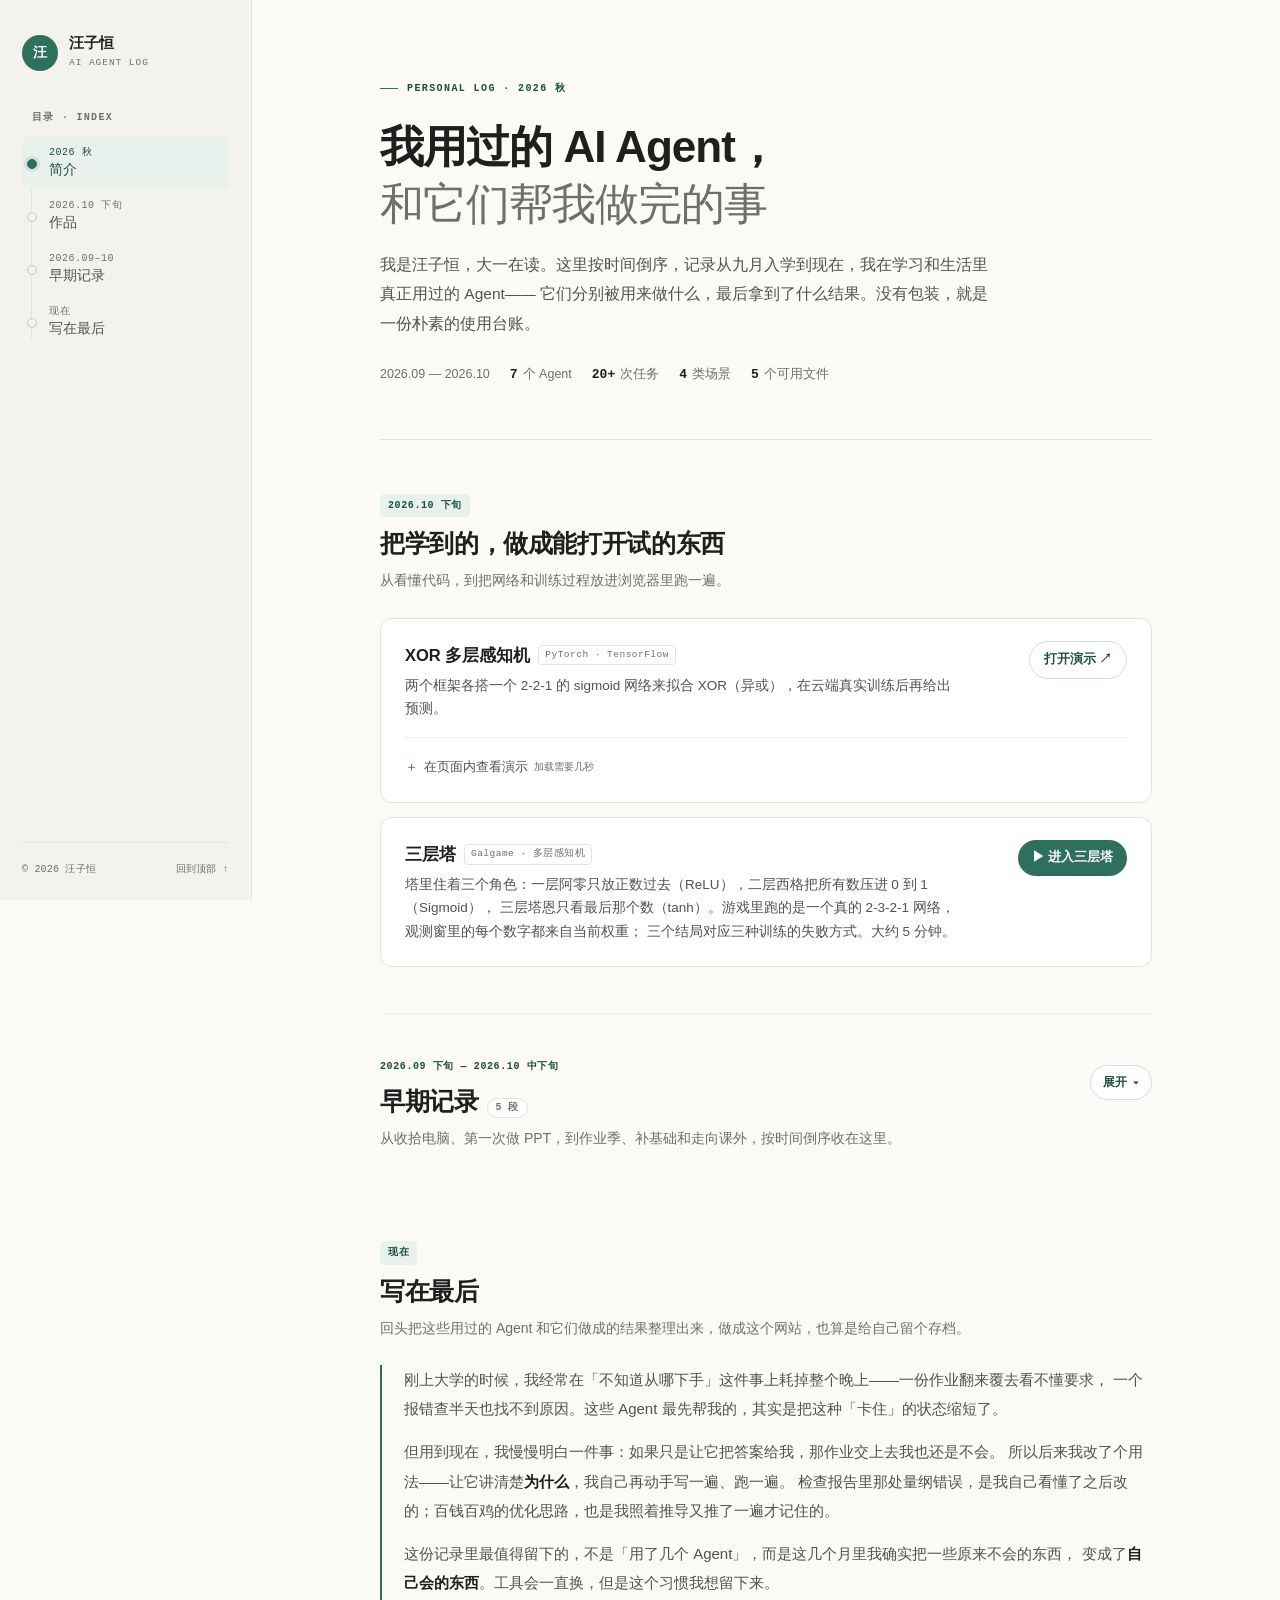
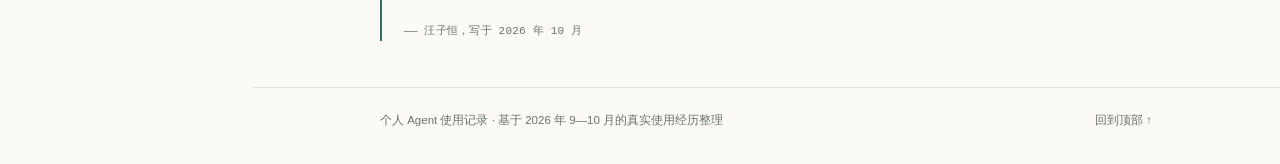
<file: index.html>
<!DOCTYPE html>
<html lang="zh-CN">
<head>
<meta charset="UTF-8">
<meta name="viewport" content="width=device-width, initial-scale=1.0">
<title>我的 AI Agent 使用记录 · 汪子恒</title>
<meta name="description" content="汪子恒的个人 AI Agent 使用记录：按时间倒序整理 2026 年秋季学期用过的 Agent、做过的任务和拿到的结果。">
<style>
  :root{
    --sidebar-w:252px;
    --bg:#fbfaf7;
    --side-bg:#f3f2ec;
    --surface:#ffffff;
    --ink:#1d211e;
    --ink-soft:#4e554f;
    --ink-mute:#6b726b;
    --line:#e5e3da;
    --line-soft:#efeee7;
    --accent:#2f6f5e;
    --accent-ink:#1f4e40;
    --accent-soft:#e9f1ed;
    --radius:12px;
    --mono:"SFMono-Regular",Consolas,"Liberation Mono",Menlo,monospace;
  }
  *{box-sizing:border-box;}
  html{scroll-behavior:smooth;}
  body{
    margin:0;
    background:var(--bg);
    color:var(--ink);
    font-family:-apple-system,BlinkMacSystemFont,"Segoe UI","PingFang SC","Hiragino Sans GB","Microsoft YaHei",sans-serif;
    font-size:16px;
    line-height:1.75;
    -webkit-font-smoothing:antialiased;
  }
  ::selection{background:var(--accent-soft);color:var(--accent-ink);}
  h1,h2,h3{text-wrap:balance;}
  p{text-wrap:pretty;}

  /* ---------- 左侧竖向导航 ---------- */
  .sidebar{
    position:fixed;top:0;left:0;bottom:0;z-index:50;
    width:var(--sidebar-w);
    display:flex;flex-direction:column;
    padding:34px 22px 22px;
    background:var(--side-bg);
    border-right:1px solid var(--line);
    overflow-y:auto;
  }
  .brand{display:flex;align-items:center;gap:11px;text-decoration:none;color:var(--ink);}
  .brand-mark{
    flex:0 0 auto;width:36px;height:36px;border-radius:50%;
    display:grid;place-items:center;
    background:var(--accent);color:#fff;
    font-size:14px;font-weight:650;letter-spacing:.02em;
  }
  .brand-text b{display:block;font-size:14.5px;font-weight:650;line-height:1.3;letter-spacing:.01em;}
  .brand-text span{
    display:block;margin-top:2px;
    font-family:var(--mono);font-size:9.5px;letter-spacing:.1em;
    color:var(--ink-mute);text-transform:uppercase;
  }

  .nav-title{
    margin:38px 0 10px 10px;
    font-family:var(--mono);font-size:10px;font-weight:600;
    letter-spacing:.13em;color:var(--ink-mute);text-transform:uppercase;
  }
  .side-nav{position:relative;display:flex;flex-direction:column;gap:1px;}
  .side-nav::before{
    content:"";position:absolute;left:9px;top:8px;bottom:8px;width:1px;
    background:var(--line);
  }
  .side-nav a{
    position:relative;display:flex;flex-direction:column;
    padding:8px 8px 8px 27px;border-radius:7px;
    text-decoration:none;
    transition:background .15s ease;
  }
  .side-nav a::before{
    content:"";position:absolute;left:5px;top:50%;width:8px;height:8px;margin-top:-4px;
    border-radius:50%;background:var(--side-bg);border:1.5px solid #c8cac3;
    transition:.15s ease;
  }
  .side-nav a:hover{background:rgba(47,111,94,.055);}
  .nav-date{
    font-family:var(--mono);font-size:10px;line-height:1.5;
    letter-spacing:.05em;color:var(--ink-mute);
    transition:color .15s ease;
  }
  .nav-label{
    font-size:13.5px;line-height:1.55;font-weight:560;
    color:var(--ink-soft);transition:color .15s ease;
  }
  .side-nav a.active{background:var(--accent-soft);}
  .side-nav a.active::before{
    background:var(--accent);border-color:var(--accent);
    box-shadow:0 0 0 3px rgba(47,111,94,.12);
  }
  .side-nav a.active .nav-date,
  .side-nav a.active .nav-label{color:var(--accent-ink);}

  .side-foot{
    margin-top:auto;padding-top:18px;
    border-top:1px solid var(--line);
    display:flex;align-items:center;justify-content:space-between;gap:8px;
    font-family:var(--mono);font-size:10px;letter-spacing:.02em;
    color:var(--ink-mute);
  }
  .side-foot a{color:var(--ink-mute);text-decoration:none;}
  .side-foot a:hover{color:var(--accent-ink);}

  /* ---------- 页面主体 ---------- */
  .page{margin-left:var(--sidebar-w);}
  .container{max-width:860px;margin:0 auto;padding:0 44px;}

  .hero{padding:80px 0 52px;border-bottom:1px solid var(--line);}
  .eyebrow{
    display:flex;align-items:center;gap:9px;
    font-family:var(--mono);font-size:10px;font-weight:600;
    letter-spacing:.14em;color:var(--accent-ink);text-transform:uppercase;
  }
  .eyebrow::before{content:"";width:18px;height:1px;background:var(--accent);}
  .hero h1{
    margin:20px 0 18px;max-width:740px;
    font-size:clamp(30px,3.6vw,44px);line-height:1.3;
    font-weight:680;letter-spacing:-.022em;
  }
  .hero h1 .thin{color:var(--ink-mute);font-weight:420;}
  .lede{max-width:620px;margin:0;font-size:15.5px;line-height:1.9;color:var(--ink-soft);}
  .meta{display:flex;flex-wrap:wrap;align-items:baseline;gap:7px 20px;margin-top:26px;font-size:12.5px;color:var(--ink-mute);}
  .meta .m-item{display:inline-flex;align-items:baseline;gap:5px;}
  .meta b{font-family:var(--mono);font-size:13px;font-weight:600;color:var(--ink);}

  .section{padding:54px 0 46px;border-bottom:1px solid var(--line-soft);scroll-margin-top:28px;}
  .section:last-of-type{border-bottom:0;}
  .sec-head{margin-bottom:24px;}
  .sec-kicker{display:flex;align-items:center;gap:9px;margin-bottom:9px;}
  .sec-date{
    font-family:var(--mono);font-size:10px;font-weight:600;letter-spacing:.06em;
    color:var(--accent-ink);background:var(--accent-soft);
    padding:3px 8px;border-radius:5px;
  }
  .sec-head h2{
    margin:0 0 7px;font-size:clamp(21px,2.4vw,25px);
    font-weight:660;letter-spacing:-.015em;line-height:1.4;
  }
  .sec-head p{margin:0;max-width:640px;font-size:14px;line-height:1.8;color:var(--ink-mute);}

  /* ---------- 每个时间段的记录 ---------- */
  .entries{display:grid;gap:14px;}
  .entry{
    background:var(--surface);border:1px solid var(--line);
    border-radius:var(--radius);padding:20px 22px;
  }
  .entry-head{display:flex;align-items:flex-start;gap:13px;}
  .entry-icon{
    flex:0 0 auto;width:36px;height:36px;border-radius:9px;
    display:grid;place-items:center;font-size:17px;line-height:1;
    background:var(--accent-soft);
  }
  .entry-title{min-width:0;}
  .entry-title h3{
    margin:0 0 2px;font-size:16px;font-weight:650;line-height:1.5;
    letter-spacing:-.005em;display:flex;align-items:center;flex-wrap:wrap;gap:8px;
  }
  .tag{
    font-size:10px;font-weight:600;letter-spacing:.04em;
    color:var(--ink-mute);background:#fafaf7;
    border:1px solid var(--line);border-radius:4px;padding:1px 6px;
  }
  .entry-title .role{margin:0;font-size:13px;line-height:1.6;color:var(--ink-mute);}

  .entry-body{
    display:grid;grid-template-columns:minmax(0,1.1fr) minmax(0,.9fr);gap:26px;
    margin-top:16px;padding-top:15px;border-top:1px solid var(--line-soft);
  }
  .entry-col h4{
    margin:0 0 7px;
    font-family:var(--mono);font-size:9.5px;font-weight:600;
    letter-spacing:.09em;color:var(--ink-mute);text-transform:uppercase;
  }
  .entry-col ul{margin:0;padding:0;list-style:none;}
  .entry-col li{
    position:relative;padding-left:13px;margin-bottom:4px;
    font-size:13.5px;line-height:1.75;color:var(--ink-soft);
  }
  .entry-col li:last-child{margin-bottom:0;}
  .entry-col li::before{
    content:"";position:absolute;left:0;top:.72em;
    width:4px;height:4px;border-radius:50%;background:#c9ccc5;
  }
  .entry-col.result li::before{background:var(--accent);}
  .entry-col li b{font-weight:600;color:var(--ink);}
  .entry-col.result li b{color:var(--accent-ink);}

  code{
    font-family:var(--mono);font-size:.92em;
    background:#f3f3ee;border:1px solid var(--line-soft);
    border-radius:4px;padding:0 4px;color:#3c443e;
  }

  .prompt{
    display:flex;flex-wrap:wrap;align-items:baseline;gap:4px 9px;
    margin-top:14px;padding:9px 12px;
    background:#f8f8f4;border:1px solid var(--line-soft);border-radius:8px;
    font-size:12.5px;line-height:1.7;color:var(--ink-soft);
  }
  .prompt .k{
    font-family:var(--mono);font-size:9.5px;font-weight:600;
    letter-spacing:.07em;color:var(--ink-mute);text-transform:uppercase;
  }
  .prompt q{quotes:"「" "」";color:var(--ink);}
  .prompt .sep{color:#c3c6bf;}

  /* ---------- 作品 ---------- */
  .works{display:grid;gap:14px;}
  .work{
    background:var(--surface);border:1px solid var(--line);
    border-radius:var(--radius);padding:22px 24px;
  }
  .work-head{display:flex;align-items:flex-start;justify-content:space-between;gap:20px;}
  .work h3{
    margin:0 0 4px;font-size:16.5px;font-weight:650;
    display:flex;align-items:center;flex-wrap:wrap;gap:8px;
  }
  .work .sub{
    font-family:var(--mono);font-size:9.5px;font-weight:500;letter-spacing:.05em;
    color:var(--ink-mute);border:1px solid var(--line);
    border-radius:4px;padding:1px 6px;
  }
  .work p{margin:0;max-width:560px;font-size:13.5px;line-height:1.75;color:var(--ink-soft);}
  .btn{
    flex:0 0 auto;display:inline-flex;align-items:center;gap:6px;
    background:var(--accent);color:#fff;text-decoration:none;white-space:nowrap;
    font-size:12.5px;font-weight:600;padding:7px 14px;border-radius:999px;
    transition:background .15s ease;
  }
  .btn:hover{background:var(--accent-ink);}
  .btn.ghost{background:transparent;color:var(--accent-ink);border:1px solid #cfe0d7;}
  .btn.ghost:hover{background:var(--accent-soft);}

  .demo{margin-top:16px;padding-top:14px;border-top:1px solid var(--line-soft);}
  .demo summary{
    display:inline-flex;align-items:center;gap:6px;
    cursor:pointer;list-style:none;
    font-size:12.5px;color:var(--ink-soft);
  }
  .demo summary::-webkit-details-marker{display:none;}
  .demo summary::before{
    content:"＋";font-family:var(--mono);font-size:13px;color:var(--accent);
  }
  .demo[open] summary::before{content:"－";}
  .demo summary:hover{color:var(--accent-ink);}
  .demo .hint{font-family:var(--mono);font-size:10px;color:var(--ink-mute);}
  .demo-frame{
    margin-top:12px;background:#fff;
    border:1px solid var(--line);border-radius:8px;overflow:hidden;
  }
  .demo-frame iframe{display:block;width:100%;height:640px;border:0;}

  /* ---------- 折叠的早期记录 ---------- */
  .archive{padding:44px 0 36px;}
  .archive > summary{
    display:flex;align-items:flex-start;justify-content:space-between;gap:24px;
    cursor:pointer;list-style:none;border-radius:6px;
  }
  .archive > summary::-webkit-details-marker{display:none;}
  .archive > summary::marker{content:"";}
  .archive > summary:focus-visible{outline:2px solid var(--accent);outline-offset:6px;}
  .archive-copy{min-width:0;}
  .archive-kicker{
    display:block;margin-bottom:9px;
    font-family:var(--mono);font-size:10px;font-weight:600;
    letter-spacing:.06em;color:var(--accent-ink);
  }
  .archive-title{
    display:flex;align-items:baseline;flex-wrap:wrap;gap:8px;
    font-size:clamp(21px,2.4vw,25px);font-weight:660;
    letter-spacing:-.015em;line-height:1.4;color:var(--ink);
  }
  .archive-title .count{
    font-family:var(--mono);font-size:10px;font-weight:600;letter-spacing:.04em;
    color:var(--ink-mute);border:1px solid var(--line);border-radius:999px;
    padding:2px 8px;background:var(--surface);
  }
  .archive-desc{display:block;margin-top:7px;font-size:14px;line-height:1.8;color:var(--ink-mute);}
  .archive-action{
    flex:0 0 auto;display:inline-flex;align-items:center;gap:6px;
    margin-top:7px;padding:6px 12px;
    font-size:12px;font-weight:600;color:var(--accent-ink);
    background:var(--surface);border:1px solid #cfe0d7;border-radius:999px;
    white-space:nowrap;transition:background .15s ease,border-color .15s ease;
  }
  .archive > summary:hover .archive-action{background:var(--accent-soft);border-color:var(--accent);}
  .archive-action .chev{display:inline-block;font-size:11px;line-height:1;transition:transform .2s ease;}
  .archive[open] .archive-action .chev{transform:rotate(180deg);}
  .archive-action .when-open{display:none;}
  .archive[open] .archive-action .when-open{display:inline;}
  .archive[open] .archive-action .when-closed{display:none;}
  .archive[open] > summary{padding-bottom:20px;border-bottom:1px solid var(--line-soft);}
  .archive-body{margin-top:26px;}
  .archive-body > .section{padding:38px 0 34px;}
  .archive-body > .section:first-child{padding-top:0;}
  .archive-body > .section:last-child{padding-bottom:0;border-bottom:0;}

  /* ---------- 结语 ---------- */
  .closing-body{border-left:2px solid var(--accent);padding-left:22px;}
  .closing-body p{margin:0 0 14px;font-size:15px;line-height:1.95;color:var(--ink-soft);}
  .closing-body p:last-of-type{margin-bottom:0;}
  .closing-body b{color:var(--ink);font-weight:600;}
  .sign{
    margin-top:24px;
    font-family:var(--mono);font-size:11px;letter-spacing:.02em;color:var(--ink-mute);
  }

  /* ---------- 页脚 ---------- */
  .footer{border-top:1px solid var(--line);}
  .footer-inner{
    display:flex;justify-content:space-between;align-items:center;gap:12px;flex-wrap:wrap;
    padding-top:22px;padding-bottom:34px;
    font-size:11.5px;color:var(--ink-mute);
  }
  .footer a{color:var(--ink-mute);text-decoration:none;}
  .footer a:hover{color:var(--accent-ink);}

  /* ---------- 移动端顶栏 ---------- */
  .mobile-bar{display:none;}

  @media (max-width:920px){
    .sidebar{display:none;}
    .page{margin-left:0;}
    .mobile-bar{
      display:block;position:sticky;top:0;z-index:60;
      background:rgba(251,250,247,.94);
      border-bottom:1px solid var(--line);
      backdrop-filter:blur(12px);
    }
    .m-top{display:flex;align-items:center;justify-content:space-between;gap:12px;padding:10px 20px 7px;}
    .m-brand{text-decoration:none;color:var(--ink);font-size:14px;font-weight:650;letter-spacing:.01em;}
    .m-brand .dot{color:var(--accent);}
    .m-year{font-family:var(--mono);font-size:9.5px;letter-spacing:.05em;color:var(--ink-mute);}
    .m-nav{display:flex;gap:6px;overflow-x:auto;padding:0 20px 10px;scrollbar-width:none;}
    .m-nav::-webkit-scrollbar{display:none;}
    .m-nav a{
      flex:0 0 auto;font-size:11.5px;color:var(--ink-soft);text-decoration:none;
      padding:3px 9px;border:1px solid var(--line);border-radius:999px;background:var(--surface);
    }
    .m-nav a.active{background:var(--accent);border-color:var(--accent);color:#fff;}
    .container{padding:0 24px;}
    .hero{padding:54px 0 40px;}
    .section{padding:44px 0 38px;scroll-margin-top:104px;}
    .entry-body{grid-template-columns:1fr;gap:18px;}
    .demo-frame iframe{height:560px;}
  }

  @media (max-width:640px){
    .container{padding:0 18px;}
    .hero{padding:42px 0 34px;}
    .hero h1{font-size:clamp(27px,7.4vw,34px);}
    .lede{font-size:14.5px;}
    .meta{gap:6px 14px;margin-top:20px;}
    .entry{padding:17px 16px;}
    .entry-head{gap:11px;}
    .entry-icon{width:32px;height:32px;font-size:15px;}
    .work{padding:18px 16px;}
    .work-head{flex-direction:column;gap:12px;}
    .archive{padding:36px 0 30px;}
    .archive > summary{flex-direction:column;gap:14px;}
    .archive-action{margin-top:0;}
    .archive-body > .section{padding:30px 0 26px;}
    .archive-body > .section:first-child{padding-top:0;}
    .closing-body{padding-left:16px;}
    .demo-frame iframe{height:520px;}
  }

  @media (prefers-reduced-motion:reduce){
    html{scroll-behavior:auto;}
    *,*::before,*::after{transition-duration:.01ms !important;animation-duration:.01ms !important;}
  }
</style>
</head>
<body>

<!-- ========== 左侧导航 ========== -->
<aside class="sidebar">
  <a class="brand" href="#intro">
    <span class="brand-mark">汪</span>
    <span class="brand-text">
      <b>汪子恒</b>
      <span>AI Agent Log</span>
    </span>
  </a>

  <div class="nav-title">目录 · Index</div>
  <nav class="side-nav" aria-label="页面目录">
    <a href="#intro"><span class="nav-date">2026 秋</span><span class="nav-label">简介</span></a>
    <a href="#works"><span class="nav-date">2026.10 下旬</span><span class="nav-label">作品</span></a>
    <a href="#early"><span class="nav-date">2026.09–10</span><span class="nav-label">早期记录</span></a>
    <a href="#closing"><span class="nav-date">现在</span><span class="nav-label">写在最后</span></a>
  </nav>

  <div class="side-foot">
    <span>© 2026 汪子恒</span>
    <a href="#intro">回到顶部 ↑</a>
  </div>
</aside>

<!-- ========== 移动端顶栏 ========== -->
<header class="mobile-bar">
  <div class="m-top">
    <a class="m-brand" href="#intro">汪子恒 <span class="dot">·</span> Agent 记录</a>
    <span class="m-year">2026 秋</span>
  </div>
  <nav class="m-nav" aria-label="页面目录">
    <a href="#intro">简介</a>
    <a href="#works">作品</a>
    <a href="#early">早期记录</a>
    <a href="#closing">结语</a>
  </nav>
</header>

<div class="page">
  <div class="container">

    <!-- ========== 简介 ========== -->
    <header class="hero" id="intro">
      <div class="eyebrow">Personal Log · 2026 秋</div>
      <h1>我用过的 AI Agent，<span class="thin">和它们帮我做完的事</span></h1>
      <p class="lede">
        我是汪子恒，大一在读。这里按时间倒序，记录从九月入学到现在，我在学习和生活里真正用过的 Agent——
        它们分别被用来做什么，最后拿到了什么结果。没有包装，就是一份朴素的使用台账。
      </p>
      <div class="meta">
        <span class="m-item">2026.09 — 2026.10</span>
        <span class="m-item"><b>7</b> 个 Agent</span>
        <span class="m-item"><b>20+</b> 次任务</span>
        <span class="m-item"><b>4</b> 类场景</span>
        <span class="m-item"><b>5</b> 个可用文件</span>
      </div>
    </header>

    <!-- ========== 2026.10 下旬 · 作品 ========== -->
    <section class="section" id="works">
      <div class="sec-head">
        <div class="sec-kicker"><span class="sec-date">2026.10 下旬</span></div>
        <h2>把学到的，做成能打开试的东西</h2>
        <p>从看懂代码，到把网络和训练过程放进浏览器里跑一遍。</p>
      </div>

      <div class="works">
        <article class="work">
          <div class="work-head">
            <div>
              <h3>XOR 多层感知机 <span class="sub">PyTorch · TensorFlow</span></h3>
              <p>两个框架各搭一个 2-2-1 的 sigmoid 网络来拟合 XOR（异或），在云端真实训练后再给出预测。</p>
            </div>
            <a class="btn ghost" href="https://xor-mlp-demo.app.workbuddy.host/?sharecode=UQKIE5B4J3" target="_blank" rel="noopener">打开演示 ↗</a>
          </div>
          <details class="demo">
            <summary>在页面内查看演示 <span class="hint">加载需要几秒</span></summary>
            <div class="demo-frame">
              <iframe src="https://xor-mlp-demo.app.workbuddy.host/?sharecode=UQKIE5B4J3"
                      title="XOR 双框架在线演示" loading="lazy"></iframe>
            </div>
          </details>
        </article>

        <article class="work">
          <div class="work-head">
            <div>
              <h3>三层塔 <span class="sub">Galgame · 多层感知机</span></h3>
              <p>
                塔里住着三个角色：一层阿零只放正数过去（ReLU），二层西格把所有数压进 0 到 1（Sigmoid），
                三层塔恩只看最后那个数（tanh）。游戏里跑的是一个真的 2-3-2-1 网络，观测窗里的每个数字都来自当前权重；
                三个结局对应三种训练的失败方式。大约 5 分钟。
              </p>
            </div>
            <a class="btn" href="galgame.html">▶ 进入三层塔</a>
          </div>
        </article>
      </div>
    </section>

    <!-- ========== 2026.09–10 中下旬 · 早期记录（折叠） ========== -->
    <details class="section archive" id="early">
      <summary>
        <span class="archive-copy">
          <span class="archive-kicker">2026.09 下旬 — 2026.10 中下旬</span>
          <span class="archive-title">早期记录 <span class="count">5 段</span></span>
          <span class="archive-desc">从收拾电脑、第一次做 PPT，到作业季、补基础和走向课外，按时间倒序收在这里。</span>
        </span>
        <span class="archive-action">
          <span class="when-closed">展开</span>
          <span class="when-open">收起</span>
          <span class="chev" aria-hidden="true">▾</span>
        </span>
      </summary>
      <div class="archive-body">
        <!-- ========== 2026.10 中下旬 ========== -->
        <section class="section">
          <div class="sec-head">
            <div class="sec-kicker"><span class="sec-date">2026.10 中下旬</span></div>
            <h2>从课内走向课外</h2>
            <p>开始用它准备校新闻中心的面试、找教材资源——用途从「交差」变成了「自己想做的事」。</p>
          </div>

          <div class="entries">
            <article class="entry">
              <div class="entry-head">
                <div class="entry-icon">🎤</div>
                <div class="entry-title">
                  <h3>面试准备助手 <span class="tag">校园生活</span></h3>
                  <p class="role">为校新闻中心面试准备回答材料</p>
                </div>
              </div>
              <div class="entry-body">
                <div class="entry-col">
                  <h4>做了什么</h4>
                  <ul>
                    <li>针对校新闻中心「海报创作 + 资料整理」的岗位，梳理自己的实际情况</li>
                    <li>想清楚「有软件基础、但还没有成型作品」该怎么答</li>
                    <li>准备在学长学姐的面谈里，展示「能干活、好带」</li>
                  </ul>
                </div>
                <div class="entry-col result">
                  <h4>结果</h4>
                  <ul>
                    <li>理清重点：<b>筛的是能不能干活，不是有没有作品集</b></li>
                    <li>拿到一套贴合真实情况的回答思路，不是套话</li>
                    <li>面试时心里有底，表达更有条理</li>
                  </ul>
                </div>
              </div>
              <div class="prompt">
                <span class="k">当时下的指令</span>
                <q>我要参加校新闻中心的面试，负责海报创作和资料整理，帮我准备一些回答材料</q>
              </div>
            </article>

            <article class="entry">
              <div class="entry-head">
                <div class="entry-icon">🔍</div>
                <div class="entry-title">
                  <h3>资源检索助手 <span class="tag">技能探索</span></h3>
                  <p class="role">找教材配套资源、找公开课件</p>
                </div>
              </div>
              <div class="entry-body">
                <div class="entry-col">
                  <h4>做了什么</h4>
                  <ul>
                    <li>拍照上传一本教材封面，让它帮忙找<b>公开的配套讲义和课件</b></li>
                    <li>不满足于随手搜到的链接，核实来源是否官方、是否真的能下载</li>
                    <li>把找到的资源整理成一个可以点开就跳转的索引页</li>
                  </ul>
                </div>
                <div class="entry-col result">
                  <h4>结果</h4>
                  <ul>
                    <li>找到作者团队官方免费开放的配套课件：<b>约 1500 页、50 节课</b></li>
                    <li>整理出一份本地 HTML 索引页，放在桌面随时点开</li>
                    <li>学会了「先找官方渠道」这个检索习惯</li>
                  </ul>
                </div>
              </div>
              <div class="prompt">
                <span class="k">当时下的指令</span>
                <q>在 github 上找到这本书的 PDF 版，文件放在桌面上</q>
                <span class="sep" aria-hidden="true">·</span>
                <q>找找这本书公开的教学课件</q>
              </div>
            </article>
          </div>
        </section>

        <!-- ========== 2026.10 中旬 ========== -->
        <section class="section">
          <div class="sec-head">
            <div class="sec-kicker"><span class="sec-date">2026.10 中旬</span></div>
            <h2>边交作业，边补基础</h2>
            <p>把课堂上含糊过去的概念，一个个问清楚。</p>
          </div>

          <div class="entries">
            <article class="entry">
              <div class="entry-head">
                <div class="entry-icon">💡</div>
                <div class="entry-title">
                  <h3>编程答疑助手 <span class="tag">课程学习</span></h3>
                  <p class="role">课后补概念、解经典例题</p>
                </div>
              </div>
              <div class="entry-body">
                <div class="entry-col">
                  <h4>做了什么</h4>
                  <ul>
                    <li>问基础概念：Python 里怎么实现矩阵转置，要几种不同写法并对比</li>
                    <li>解经典例题：用 for 循环解「百钱百鸡」，说清变量设计和运行流程</li>
                    <li>搞懂小技巧：列表分块打印 <code>for n in range(0,len(lst),5)</code> 是怎么工作的</li>
                  </ul>
                </div>
                <div class="entry-col result">
                  <h4>结果</h4>
                  <ul>
                    <li>一次拿到 <b>3 种</b>矩阵转置写法：<code>zip(*m)</code>、列表推导、NumPy</li>
                    <li>百钱百鸡从暴力枚举 <b>20 万次</b> 优化到数学推导 <b>O(1)</b></li>
                    <li>课堂上没听懂的细节，课后自己补上了</li>
                  </ul>
                </div>
              </div>
              <div class="prompt">
                <span class="k">当时下的指令</span>
                <q>python 中怎么实现矩阵的转置</q>
                <span class="sep" aria-hidden="true">·</span>
                <q>python for 循环解决百钱百鸡问题</q>
              </div>
            </article>
          </div>
        </section>

        <!-- ========== 2026.10 上旬 ========== -->
        <section class="section">
          <div class="sec-head">
            <div class="sec-kicker"><span class="sec-date">2026.10 上旬</span></div>
            <h2>进入作业季</h2>
            <p>作业二、文件检查、经典例题集中出现，把「写完」和「写对」分开处理。</p>
          </div>

          <div class="entries">
            <article class="entry">
              <div class="entry-head">
                <div class="entry-icon">🐍</div>
                <div class="entry-title">
                  <h3>代码作业助手 <span class="tag">课程学习</span></h3>
                  <p class="role">完成课程作业、逐行讲解看不懂的代码</p>
                </div>
              </div>
              <div class="entry-body">
                <div class="entry-col">
                  <h4>做了什么</h4>
                  <ul>
                    <li>把课程发下来的「作业二.zip」解压后，按题目要求补全 Python 代码</li>
                    <li>对看不懂的代码<b>逐行解释</b>，比如 <code>prime_set = set(primes)</code> 为什么要转成集合</li>
                    <li>讲清 <code>strip()</code>、<code>eval()</code> 这些基础但容易混的语法点</li>
                  </ul>
                </div>
                <div class="entry-col result">
                  <h4>结果</h4>
                  <ul>
                    <li>作业从「卡住」到能跑通、能交上去</li>
                    <li>不只是拿到答案，还看懂了为什么这么写</li>
                    <li>攒下一批自己写的、能直接复用的代码片段</li>
                  </ul>
                </div>
              </div>
              <div class="prompt">
                <span class="k">当时下的指令</span>
                <q>@作业二.zip 完成压缩包中编写代码的任务</q>
                <span class="sep" aria-hidden="true">·</span>
                <q>4_10.py 中 strip() 的作用</q>
              </div>
            </article>

            <article class="entry">
              <div class="entry-head">
                <div class="entry-icon">✅</div>
                <div class="entry-title">
                  <h3>作业自检助手 <span class="tag">课程学习</span></h3>
                  <p class="role">用要求文件逐条对照检查自己的作业</p>
                </div>
              </div>
              <div class="entry-body">
                <div class="entry-col">
                  <h4>做了什么</h4>
                  <ul>
                    <li>把「要求文件」和「我的提交」一起交给它，让它逐条比对</li>
                    <li>输出一份检查报告：符合 / 部分符合 / 不符合，并标注具体行号</li>
                    <li>改完之后再复查一遍，确认之前的扣分点是否真的修好了</li>
                  </ul>
                </div>
                <div class="entry-col result">
                  <h4>结果</h4>
                  <ul>
                    <li>提交前发现一处量纲错误：<code>20 % V</code> 应为 <code>20000 / V</code></li>
                    <li>用 <b>4 组</b>测试数据逐一验算，输出与手工计算完全吻合</li>
                    <li>养成「交之前先自检一遍」的习惯</li>
                  </ul>
                </div>
              </div>
              <div class="prompt">
                <span class="k">当时下的指令</span>
                <q>以「文件二」中的要求作为验收标准，逐条检查「文件一」的实现是否合规</q>
              </div>
            </article>
          </div>
        </section>

        <!-- ========== 2026.09 底 ========== -->
        <section class="section">
          <div class="sec-head">
            <div class="sec-kicker"><span class="sec-date">2026.09 底</span></div>
            <h2>第一次做汇报 PPT</h2>
            <p>按老师给的排版要求，联网找资料，做出能交的 PPTX。</p>
          </div>

          <div class="entries">
            <article class="entry">
              <div class="entry-head">
                <div class="entry-icon">📊</div>
                <div class="entry-title">
                  <h3>演示文稿助手 <span class="tag">课程学习</span></h3>
                  <p class="role">做小组汇报 PPT、把 PDF 转成可编辑幻灯片</p>
                </div>
              </div>
              <div class="entry-body">
                <div class="entry-col">
                  <h4>做了什么</h4>
                  <ul>
                    <li>按给定的排版要求，联网搜集资料并做成 <b>PPTX</b></li>
                    <li>给已经做好的 PPT 补上<b>真实的实景照片</b>，而不是随便找的素材图</li>
                    <li>把一份样张 PDF 转成可编辑的 PPT，方便继续改</li>
                  </ul>
                </div>
                <div class="entry-col result">
                  <h4>结果</h4>
                  <ul>
                    <li><b>7 张</b>配图全部可溯源到政府官网、央广网等公开页面</li>
                    <li>逐张核对页面文字说明确认，没有凭文件名猜</li>
                    <li>省下了大量「找图 + 排版」的时间</li>
                  </ul>
                </div>
              </div>
              <div class="prompt">
                <span class="k">当时下的指令</span>
                <q>联网搜索江苏省连云港市灌南县的相关资料并以此制作符合图片要求的 pptx 文件</q>
              </div>
            </article>
          </div>
        </section>

        <!-- ========== 2026.09 下旬 ========== -->
        <section class="section">
          <div class="sec-head">
            <div class="sec-kicker"><span class="sec-date">2026.09 下旬</span></div>
            <h2>先让电脑安静下来</h2>
            <p>第一件事不是学习，是关掉开机自启动、排查弹窗广告。</p>
          </div>

          <div class="entries">
            <article class="entry">
              <div class="entry-head">
                <div class="entry-icon">🛠️</div>
                <div class="entry-title">
                  <h3>电脑维护助手 <span class="tag">设备与效率</span></h3>
                  <p class="role">排查弹窗广告、整理开机启动项</p>
                </div>
              </div>
              <div class="entry-body">
                <div class="entry-col">
                  <h4>做了什么</h4>
                  <ul>
                    <li>查清反复出现的<b>弹窗广告</b>到底来自哪些程序</li>
                    <li>把相关目录整体移到隔离文件夹，而不是直接删除</li>
                    <li>处理掉后台的开机自启动项，让开机更清爽</li>
                  </ul>
                </div>
                <div class="entry-col result">
                  <h4>结果</h4>
                  <ul>
                    <li><b>27 个</b>弹窗相关目录被隔离，采用移动而非删除，随时可还原</li>
                    <li>搞清楚了还残留哪些需要管理员权限才能处理的部分</li>
                    <li>电脑安静了不少，也学会了怎么自己排查这类问题</li>
                  </ul>
                </div>
              </div>
              <div class="prompt">
                <span class="k">当时下的指令</span>
                <q>我的电脑有广告弹窗，帮我检查来自哪</q>
                <span class="sep" aria-hidden="true">·</span>
                <q>关闭 WorkBuddy 的开机自启动</q>
              </div>
            </article>
          </div>
        </section>
      </div>
    </details>

    <!-- ========== 现在 · 写在最后 ========== -->
    <section class="section" id="closing">
      <div class="sec-head">
        <div class="sec-kicker"><span class="sec-date">现在</span></div>
        <h2>写在最后</h2>
        <p>回头把这些用过的 Agent 和它们做成的结果整理出来，做成这个网站，也算是给自己留个存档。</p>
      </div>

      <div class="closing-body">
        <p>
          刚上大学的时候，我经常在「不知道从哪下手」这件事上耗掉整个晚上——一份作业翻来覆去看不懂要求，
          一个报错查半天也找不到原因。这些 Agent 最先帮我的，其实是把这种「卡住」的状态缩短了。
        </p>
        <p>
          但用到现在，我慢慢明白一件事：如果只是让它把答案给我，那作业交上去我也还是不会。
          所以后来我改了个用法——让它讲清楚<b>为什么</b>，我自己再动手写一遍、跑一遍。
          检查报告里那处量纲错误，是我自己看懂了之后改的；百钱百鸡的优化思路，也是我照着推导又推了一遍才记住的。
        </p>
        <p>
          这份记录里最值得留下的，不是「用了几个 Agent」，而是这几个月里我确实把一些原来不会的东西，
          变成了<b>自己会的东西</b>。工具会一直换，但是这个习惯我想留下来。
        </p>
        <div class="sign">—— 汪子恒，写于 2026 年 10 月</div>
      </div>
    </section>

  </div>

  <footer class="footer">
    <div class="container footer-inner">
      <span>个人 Agent 使用记录 · 基于 2026 年 9—10 月的真实使用经历整理</span>
      <a href="#intro">回到顶部 ↑</a>
    </div>
  </footer>
</div>

<script>
(function () {
  var links = Array.prototype.slice.call(document.querySelectorAll('.side-nav a, .m-nav a'));
  var sections = Array.prototype.slice.call(document.querySelectorAll('header[id], section[id], details[id]'));
  if (!links.length || !sections.length) return;
  var lastActive = null;
  var earlySection = document.getElementById('early');
  if (earlySection) {
    links.forEach(function (link) {
      if (link.getAttribute('href') === '#early') {
        link.addEventListener('click', function () { earlySection.open = true; });
      }
    });
    if (window.location.hash === '#early') earlySection.open = true;
    earlySection.addEventListener('toggle', function () {
      window.requestAnimationFrame(updateActive);
    });
  }

  function updateActive() {
    var marker = window.scrollY + 150;
    var current = sections[0].id;
    for (var i = 0; i < sections.length; i++) {
      if (sections[i].offsetTop <= marker) current = sections[i].id;
    }
    if (window.innerHeight + window.scrollY >= document.documentElement.scrollHeight - 4) {
      current = sections[sections.length - 1].id;
    }
    links.forEach(function (link) {
      var isActive = link.getAttribute('href') === '#' + current;
      link.classList.toggle('active', isActive);
      if (isActive) link.setAttribute('aria-current', 'location');
      else link.removeAttribute('aria-current');
    });

    if (current !== lastActive) {
      lastActive = current;
      var mnav = document.querySelector('.m-nav');
      var activeMobile = mnav && mnav.querySelector('a.active');
      if (activeMobile && mnav.scrollWidth > mnav.clientWidth) {
        var left = activeMobile.offsetLeft - mnav.offsetLeft;
        if (left < mnav.scrollLeft || left + activeMobile.offsetWidth > mnav.scrollLeft + mnav.clientWidth) {
          mnav.scrollTo({
            left: Math.max(0, left - (mnav.clientWidth - activeMobile.offsetWidth) / 2),
            behavior: 'smooth'
          });
        }
      }
    }
  }

  var ticking = false;
  function onScroll() {
    if (ticking) return;
    ticking = true;
    window.requestAnimationFrame(function () {
      updateActive();
      ticking = false;
    });
  }

  window.addEventListener('scroll', onScroll, { passive: true });
  window.addEventListener('resize', function () { lastActive = null; updateActive(); });
  updateActive();
})();
</script>

</body>
</html>
</file>
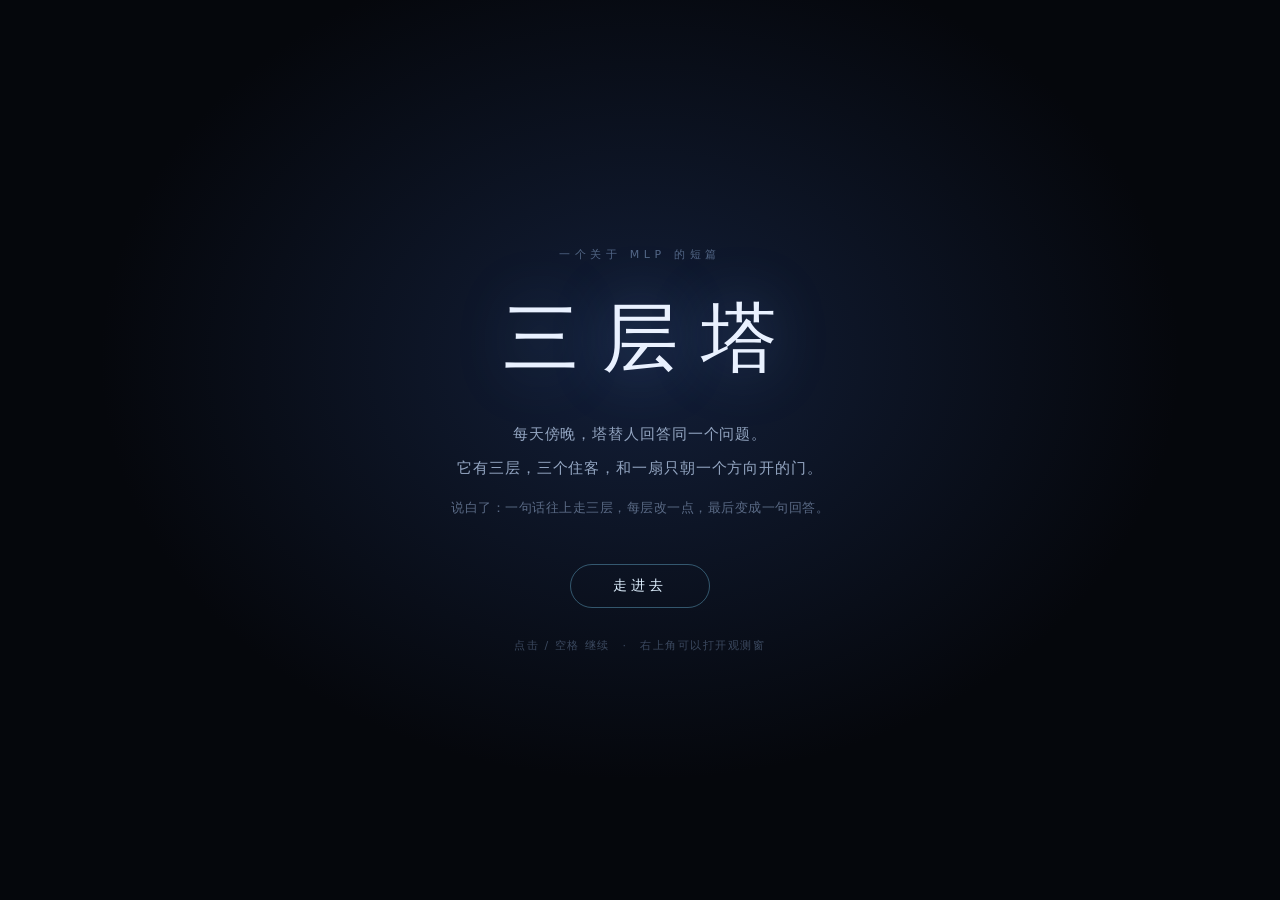
<file: galgame.html>
<!doctype html>
<html lang="zh-CN">
<head>
<meta charset="utf-8">
<meta name="viewport" content="width=device-width,initial-scale=1,viewport-fit=cover">
<title>三层塔 · 一个关于 MLP 的短篇</title>
<link rel="stylesheet" href="style.css">
</head>
<body>

<div id="stage">

  <!-- 塔 -->
  <div id="tower">
    <div class="string"></div>

    <div class="orb" id="orb-tan" style="left:26%;top:15%">
      <span class="ring"></span>
      <span class="tag">三层 · 塔恩</span>
    </div>

    <div class="orb" id="orb-sig" style="left:26%;top:35%">
      <span class="ring"></span>
      <span class="tag">二层 · 西格</span>
    </div>

    <div class="orb" id="orb-zero" style="left:26%;top:55%">
      <span class="ring"></span>
      <span class="tag">一层 · 阿零</span>
    </div>

    <div class="orb me" id="orb-me" style="left:26%;top:75%">
      <span class="tag">你</span>
    </div>
  </div>

  <div id="beam"></div>

  <!-- 对白 -->
  <div id="dialog">
    <div id="hud"><span id="hud-k"></span><span id="hud-v"></span></div>
    <div id="speaker"></div>
    <div id="text"></div>
    <div id="next">▼</div>
  </div>

  <div id="choices"></div>

  <!-- 顶部 -->
  <div id="topbar">
    <span id="chap">序</span>
    <button id="panel-btn" title="观测窗">观测窗</button>
  </div>

  <!-- 观测窗 -->
  <aside id="panel">
    <div class="p-head" id="panel-head" title="点击收起观测窗">
      <span class="p-title">观测窗</span>
      <span class="p-right"><span id="epoch">未开始</span><i class="p-x">✕</i></span>
    </div>
    <svg id="net" viewBox="0 0 300 360" preserveAspectRatio="xMidYMid meet"></svg>
    <div class="p-loss">
      <span class="k">损失 L</span>
      <span class="v" id="loss-v">—</span>
    </div>
    <svg id="chart" viewBox="0 0 300 90" preserveAspectRatio="none"></svg>
    <div class="p-foot" id="p-foot">—</div>
  </aside>

</div>

<!-- 立绘 -->
<div id="sprites"></div>

<!-- 标题页 -->
<div id="cover">
  <div class="cover-inner">
    <div class="cover-kicker">一个关于 MLP 的短篇</div>
    <h1>三层塔</h1>
    <p class="cover-sub">每天傍晚，塔替人回答同一个问题。<br>它有三层，三个住客，和一扇只朝一个方向开的门。<br><span class="plain">说白了：一句话往上走三层，每层改一点，最后变成一句回答。</span></p>
    <button id="start">走进去</button>
    <div class="cover-hint">点击 / 空格 继续　·　右上角可以打开观测窗</div>
  </div>
</div>

<!-- 结局页 -->
<div id="ending">
  <div class="end-inner">
    <div class="end-kicker" id="end-kicker">结局</div>
    <h2 id="end-title"></h2>
    <div id="end-body"></div>
    <button id="again">再来一次</button>
  </div>
</div>

<script src="mlp.js"></script>
<script src="viz.js"></script>
<script src="sprites.js"></script>
<script src="engine.js"></script>
<script src="story.js"></script>
</body>
</html>
</file>
<file: style.css>
:root{
  --ink:#e6edfa;
  --dim:#94a6c2;
  --faint:#5a6a85;
  --cyan:#7fdbff;
  --zero:#5b8cff;
  --sig:#56d9b0;
  --tan:#ffb27f;
  --me:#c9b6ff;
  --panel-w:384px;
  --mono:"SF Mono","Cascadia Code","JetBrains Mono",Consolas,"Courier New",monospace;
  --sans:"PingFang SC","Microsoft YaHei","Noto Sans SC",system-ui,sans-serif;
  --serif:"Songti SC","STSong","SimSun","Noto Serif SC",serif;
}

*{box-sizing:border-box}
html,body{height:100%}
body{
  margin:0; background:#05070c; color:var(--ink); font-family:var(--sans);
  overflow:hidden; -webkit-font-smoothing:antialiased; user-select:none;
}

#stage{position:fixed; inset:0; overflow:hidden;
  background:
    radial-gradient(900px 700px at 22% 18%, rgba(38,62,110,.55), transparent 62%),
    radial-gradient(700px 600px at 78% 82%, rgba(52,34,86,.35), transparent 65%),
    linear-gradient(180deg,#070b14 0%,#05070c 58%,#04060a 100%);
}
#stage::after{
  content:""; position:absolute; inset:0; pointer-events:none;
  background:radial-gradient(120% 90% at 40% 40%, transparent 45%, rgba(0,0,0,.55) 100%);
}

/* 塔 */
#tower{position:absolute; inset:0}
.string{
  position:absolute; left:26%; top:5%; bottom:8%; width:1px;
  background:linear-gradient(180deg,transparent,rgba(140,180,255,.20) 12%,rgba(140,180,255,.20) 88%,transparent);
  transform:translateX(-.5px);
}
.string::before{
  content:""; position:absolute; inset:0; width:1px;
  background-image:linear-gradient(180deg,rgba(140,180,255,.55) 0 4px,transparent 4px 14px);
  background-size:1px 14px; opacity:.35;
}

.orb{
  position:absolute; width:86px; height:86px; margin:-43px 0 0 -43px;
  border-radius:50%; opacity:.34;
  background:radial-gradient(circle at 34% 28%, rgba(255,255,255,.55), var(--c1) 32%, var(--c2) 70%, rgba(4,8,16,.95) 100%);
  box-shadow:0 0 34px -8px var(--glow), inset 0 0 24px rgba(255,255,255,.06);
  transition:opacity .6s ease, box-shadow .6s ease, transform .6s ease, filter .6s ease;
}
.orb.awake{opacity:.92}
.orb.active{
  opacity:1; transform:scale(1.08);
  box-shadow:0 0 64px 6px var(--glow), inset 0 0 30px rgba(255,255,255,.18);
}
.orb.dead{opacity:.14; filter:grayscale(1) brightness(.8)}

#orb-zero{--c1:#3f6ed0;--c2:#16244a;--glow:#5b8cff}
#orb-sig{--c1:#2f9f8a;--c2:#123a36;--glow:#56d9b0}
#orb-tan{--c1:#c8794a;--c2:#3a2016;--glow:#ffb27f}
#orb-me{--c1:#6a52a8;--c2:#241a3c;--glow:#c9b6ff; width:58px;height:58px;margin:-29px 0 0 -29px; opacity:.5}

.orb .tag{
  position:absolute; left:104px; top:50%; transform:translateY(-50%);
  white-space:nowrap; font-size:11px; letter-spacing:.22em; color:rgba(198,214,238,.62);
}
#orb-me .tag{left:78px; color:rgba(198,214,238,.44)}

.ring{
  position:absolute; inset:-1px; border-radius:50%;
  border:1px solid rgba(255,255,255,.16);
}
.orb.active .ring{animation:ripple 1.6s ease-out infinite}
@keyframes ripple{
  0%{transform:scale(1); opacity:.55}
  100%{transform:scale(1.75); opacity:0}
}

/* 光点 */
#beam{
  position:absolute; width:9px; height:9px; margin:-4.5px 0 0 -4.5px;
  left:26%; top:75%; border-radius:50%;
  background:radial-gradient(circle,#fff 0%,#bfe9ff 42%,rgba(120,200,255,0) 72%);
  box-shadow:0 0 18px 4px rgba(130,210,255,.55);
  opacity:0; transition:top .5s cubic-bezier(.4,0,.2,1), left .5s ease, opacity .25s;
  pointer-events:none;
}
#beam.on{opacity:1}
#beam.back{box-shadow:0 0 18px 4px rgba(255,110,140,.6);
  background:radial-gradient(circle,#fff 0%,#ffc0cc 42%,rgba(255,110,140,0) 72%)}

/* 对白 */
#dialog{
  position:absolute; left:46px; right:46px; bottom:38px;
  padding:20px 30px 26px; min-height:138px;
  background:linear-gradient(180deg,rgba(12,18,32,.82),rgba(6,10,18,.93));
  border:1px solid rgba(140,190,255,.13); border-radius:18px;
  backdrop-filter:blur(16px); -webkit-backdrop-filter:blur(16px);
  box-shadow:0 24px 70px -20px rgba(0,0,0,.9), inset 0 1px 0 rgba(255,255,255,.04);
  transition:right .35s ease, opacity .4s ease;
}
body.panel-open #dialog{right:calc(var(--panel-w) + 46px)}

#hud{
  display:none; align-items:baseline; gap:12px; margin:-2px 0 14px;
  padding:6px 12px 6px 13px; border-left:2px solid rgba(127,219,255,.55);
  background:linear-gradient(90deg,rgba(127,219,255,.09),transparent 70%);
  border-radius:0 6px 6px 0;
}
#hud.show{display:flex}
#hud-k{font-family:var(--mono); font-size:10.5px; letter-spacing:.14em; color:rgba(127,219,255,.75); white-space:nowrap}
#hud-v{font-family:var(--mono); font-size:13px; color:#cfe9ff; letter-spacing:.02em; white-space:nowrap; overflow:hidden; text-overflow:ellipsis}

#speaker{
  display:none; font-size:12px; letter-spacing:.2em; margin-bottom:9px; color:var(--dim);
}
#speaker.show{display:block}

#text{
  font-size:19px; line-height:2.02; color:#dde6f6; min-height:2em;
  letter-spacing:.01em; white-space:pre-wrap;
}
#text.narration{font-family:var(--serif); font-size:18.5px; color:#a8b8d2; letter-spacing:.04em}
#text.emph{color:#fff}
#text .hl{color:var(--cyan)}
#text .bad{color:#ff8aa0}
#text .good{color:#7ef0c0}

#next{
  position:absolute; right:26px; bottom:14px; font-size:11px; color:rgba(160,190,230,.5);
  opacity:0; transition:opacity .2s;
}
#next.show{opacity:1; animation:bob 1.6s ease-in-out infinite}
@keyframes bob{50%{transform:translateY(4px)}}

/* 选项 */
#choices{
  position:absolute; left:0; right:0; bottom:0; top:0; display:none;
  align-items:center; justify-content:center; flex-direction:column; gap:12px;
  padding:0 46px 40px; background:radial-gradient(60% 60% at 50% 60%,rgba(4,7,12,.55),transparent);
  z-index:6;
}
#choices.show{display:flex}
#choices .q{font-family:var(--serif); color:var(--dim); font-size:14px; letter-spacing:.18em; margin-bottom:6px}
.choice{
  width:min(620px,100%); text-align:left; cursor:pointer;
  padding:17px 22px; border-radius:12px; color:#dfe8f8; font-size:16.5px;
  background:rgba(14,21,36,.78); border:1px solid rgba(140,190,255,.14);
  backdrop-filter:blur(10px); transition:all .18s ease; font-family:var(--sans);
}
.choice:hover{border-color:rgba(127,219,255,.55); background:rgba(20,34,56,.92);
  box-shadow:0 0 0 1px rgba(127,219,255,.15),0 12px 40px -12px rgba(60,160,255,.45); transform:translateY(-1px)}
.choice .idx{color:rgba(127,219,255,.6); font-family:var(--mono); font-size:11px; margin-right:12px}
.choice .hint{display:block; margin-top:6px; margin-left:26px; font-size:12px; color:var(--faint); letter-spacing:.04em}

/* 顶栏 */
#topbar{
  position:absolute; top:0; left:0; right:0; padding:26px 34px;
  display:flex; justify-content:space-between; align-items:center; pointer-events:none;
}
#chap{font-size:11px; letter-spacing:.35em; color:rgba(150,175,210,.55)}
#panel-btn{
  pointer-events:auto; cursor:pointer; background:transparent; color:rgba(150,175,210,.6);
  border:1px solid rgba(140,190,255,.18); border-radius:20px; padding:6px 14px;
  font-size:11px; letter-spacing:.2em; font-family:var(--sans); transition:all .2s;
}
#panel-btn:hover{color:var(--cyan); border-color:rgba(127,219,255,.45)}
body.panel-open #panel-btn{opacity:0; pointer-events:none}

/* 观测窗 */
#panel{
  position:absolute; top:0; right:0; width:var(--panel-w); height:100%; z-index:7;
  display:flex; flex-direction:column; padding:24px 22px 18px;
  background:linear-gradient(180deg,rgba(7,11,19,.86),rgba(4,7,12,.94));
  border-left:1px solid rgba(140,190,255,.09);
  backdrop-filter:blur(18px); -webkit-backdrop-filter:blur(18px);
  transform:translateX(101%); transition:transform .4s cubic-bezier(.3,0,.2,1);
}
body.panel-open #panel{transform:none}
.p-head{display:flex; justify-content:space-between; align-items:baseline;
  font-size:11px; letter-spacing:.24em; color:rgba(150,175,210,.6); margin-bottom:4px;
  cursor:pointer; user-select:none; transition:color .2s}
.p-head:hover{color:rgba(200,225,255,.92)}
.p-right{display:inline-flex; align-items:center; gap:9px}
.p-x{font-style:normal; font-size:11px; letter-spacing:0; opacity:.45; transition:opacity .2s}
.p-head:hover .p-x{opacity:.95}
#epoch{font-family:var(--mono); letter-spacing:.06em; color:rgba(127,219,255,.7)}

#net{width:100%; height:auto; flex:0 1 auto; aspect-ratio:300 / 360; max-height:54vh; margin-top:4px}
#net .edge{stroke-linecap:round; transition:stroke-opacity .5s, stroke-width .5s}
#net .node{transition:fill .4s, stroke .4s, r .3s}
#net .nlabel{font-family:var(--mono); font-size:8px; fill:rgba(190,210,240,.45)}
#net .lname{font-family:var(--sans); font-size:10px; letter-spacing:.18em; fill:rgba(160,185,220,.5)}
#net .nval{font-family:var(--mono); font-size:8px; fill:rgba(200,225,255,.85)}

.p-loss{display:flex; justify-content:space-between; align-items:baseline;
  font-size:11px; letter-spacing:.18em; color:rgba(150,175,210,.55); margin-top:auto}
.p-loss .v{font-family:var(--mono); font-size:20px; letter-spacing:.02em; color:#dfeaff}
#chart{width:100%; height:74px; flex:0 0 auto; margin-top:2px}
#chart polyline{fill:none; stroke:rgba(127,219,255,.75); stroke-width:1.4; stroke-linejoin:round}
#chart .grid{stroke:rgba(140,190,255,.10); stroke-width:1}
.p-foot{margin-top:8px; font-size:11px; line-height:1.7; color:var(--faint); letter-spacing:.05em; min-height:2.6em}

/* 封面 */
#cover{
  position:fixed; inset:0; z-index:20; display:flex; align-items:center; justify-content:center;
  background:radial-gradient(900px 700px at 50% 40%,rgba(30,50,92,.55),transparent 60%),#05070c;
  transition:opacity .9s ease;
}
#cover.gone{opacity:0; pointer-events:none}
.cover-inner{text-align:center; max-width:640px; padding:0 30px}
.cover-kicker{font-size:11px; letter-spacing:.42em; color:rgba(140,170,210,.55); margin-bottom:26px}
#cover h1{
  font-family:var(--serif); font-weight:400; font-size:76px; letter-spacing:.3em;
  margin:0 0 26px; color:#e9f1ff; text-indent:.3em;
  text-shadow:0 0 60px rgba(110,170,255,.35);
}
.cover-sub{font-family:var(--serif); font-size:15px; line-height:2.3; color:var(--dim); margin:0 0 40px; letter-spacing:.06em}
.cover-sub .plain{display:inline-block; margin-top:10px; font-family:var(--sans); font-size:12.5px; line-height:1.9; color:var(--faint); letter-spacing:.04em}
#start,#again{
  cursor:pointer; background:transparent; color:#dff0ff; font-family:var(--sans);
  border:1px solid rgba(127,219,255,.35); border-radius:30px; padding:12px 42px;
  font-size:14px; letter-spacing:.28em; transition:all .25s;
}
#start:hover,#again:hover{background:rgba(127,219,255,.1); border-color:rgba(127,219,255,.8);
  box-shadow:0 0 40px -6px rgba(127,219,255,.5)}
.cover-hint{margin-top:30px; font-size:11px; letter-spacing:.14em; color:rgba(120,145,180,.45)}

/* 结局 */
#ending{
  position:fixed; inset:0; z-index:19; display:none; align-items:center; justify-content:center;
  overflow-y:auto;
  background:radial-gradient(800px 620px at 50% 35%,rgba(28,44,80,.6),transparent 62%),rgba(4,6,11,.96);
  -webkit-backdrop-filter:blur(9px); backdrop-filter:blur(9px);
  opacity:0; transition:opacity .8s ease;
}
#ending.show{display:flex}
#ending.in{opacity:1}
.end-inner{max-width:660px; margin:auto; padding:52px 34px; text-align:left}
.end-kicker{font-size:11px; letter-spacing:.4em; color:rgba(140,170,210,.5); margin-bottom:20px}
#end-title{font-family:var(--serif); font-weight:400; font-size:44px; letter-spacing:.14em; margin:0 0 26px; color:#eaf2ff}
#end-body{font-family:var(--serif); font-size:16px; line-height:2.25; color:#b6c4dc; letter-spacing:.04em}
#end-body p{margin:0 0 14px}
#end-body .num{font-family:var(--mono); font-size:14px; color:var(--cyan)}
#again{margin-top:34px; padding:11px 34px; font-size:12px; letter-spacing:.24em}

/* 立绘 */
#sprites{
  position:fixed; z-index:6; pointer-events:none;
  right:30px; bottom:198px;
  width:min(32vw,330px); height:min(56vh,432px);
  transition:right .5s ease, opacity .45s ease;
}
body.panel-open #sprites{opacity:0}

.sp{
  position:absolute; inset:0; opacity:0;
  transform:translateY(16px);
  transition:opacity .62s ease, transform .62s ease;
}
.sp svg{
  width:100%; height:100%; display:block; overflow:visible;
  filter:drop-shadow(0 24px 44px rgba(0,0,0,.55));
}
.sp.on{opacity:1; transform:none; animation:sp-float 7.5s ease-in-out infinite}
.sp.dim{opacity:.16; transform:translateY(10px)}
@keyframes sp-float{
  0%,100%{transform:translateY(0)}
  50%{transform:translateY(-8px)}
}
/* 说话时的呼吸感 */
@keyframes sp-breathe{
  0%,100%{opacity:1}
  50%{opacity:.86}
}

@media (max-width:1000px){
  body.panel-open #dialog{right:46px}
  #panel{width:min(90vw,var(--panel-w)); box-shadow:-40px 0 80px rgba(0,0,0,.7)}
  #cover h1{font-size:56px}
  #dialog{left:22px; right:22px; bottom:22px; padding:16px 20px 22px}
  #text{font-size:17px}
  #sprites{right:18px; bottom:176px; width:min(44vw,276px); height:min(46vh,352px)}
}
@media (max-width:640px){
  #cover h1{font-size:44px; letter-spacing:.2em}
  .cover-sub{font-size:13.5px}
  #choices{padding:0 22px 30px}
  .orb{width:66px;height:66px;margin:-33px 0 0 -33px}
  #orb-me{width:46px;height:46px;margin:-23px 0 0 -23px}
  .orb .tag{left:80px; font-size:10px}
  #sprites{display:none}
}
@media (max-height:720px){
  .end-inner{padding:34px 34px}
  #end-title{font-size:34px; margin-bottom:18px}
  #end-body{font-size:15px; line-height:2}
  #again{margin-top:22px}
}
</file>
